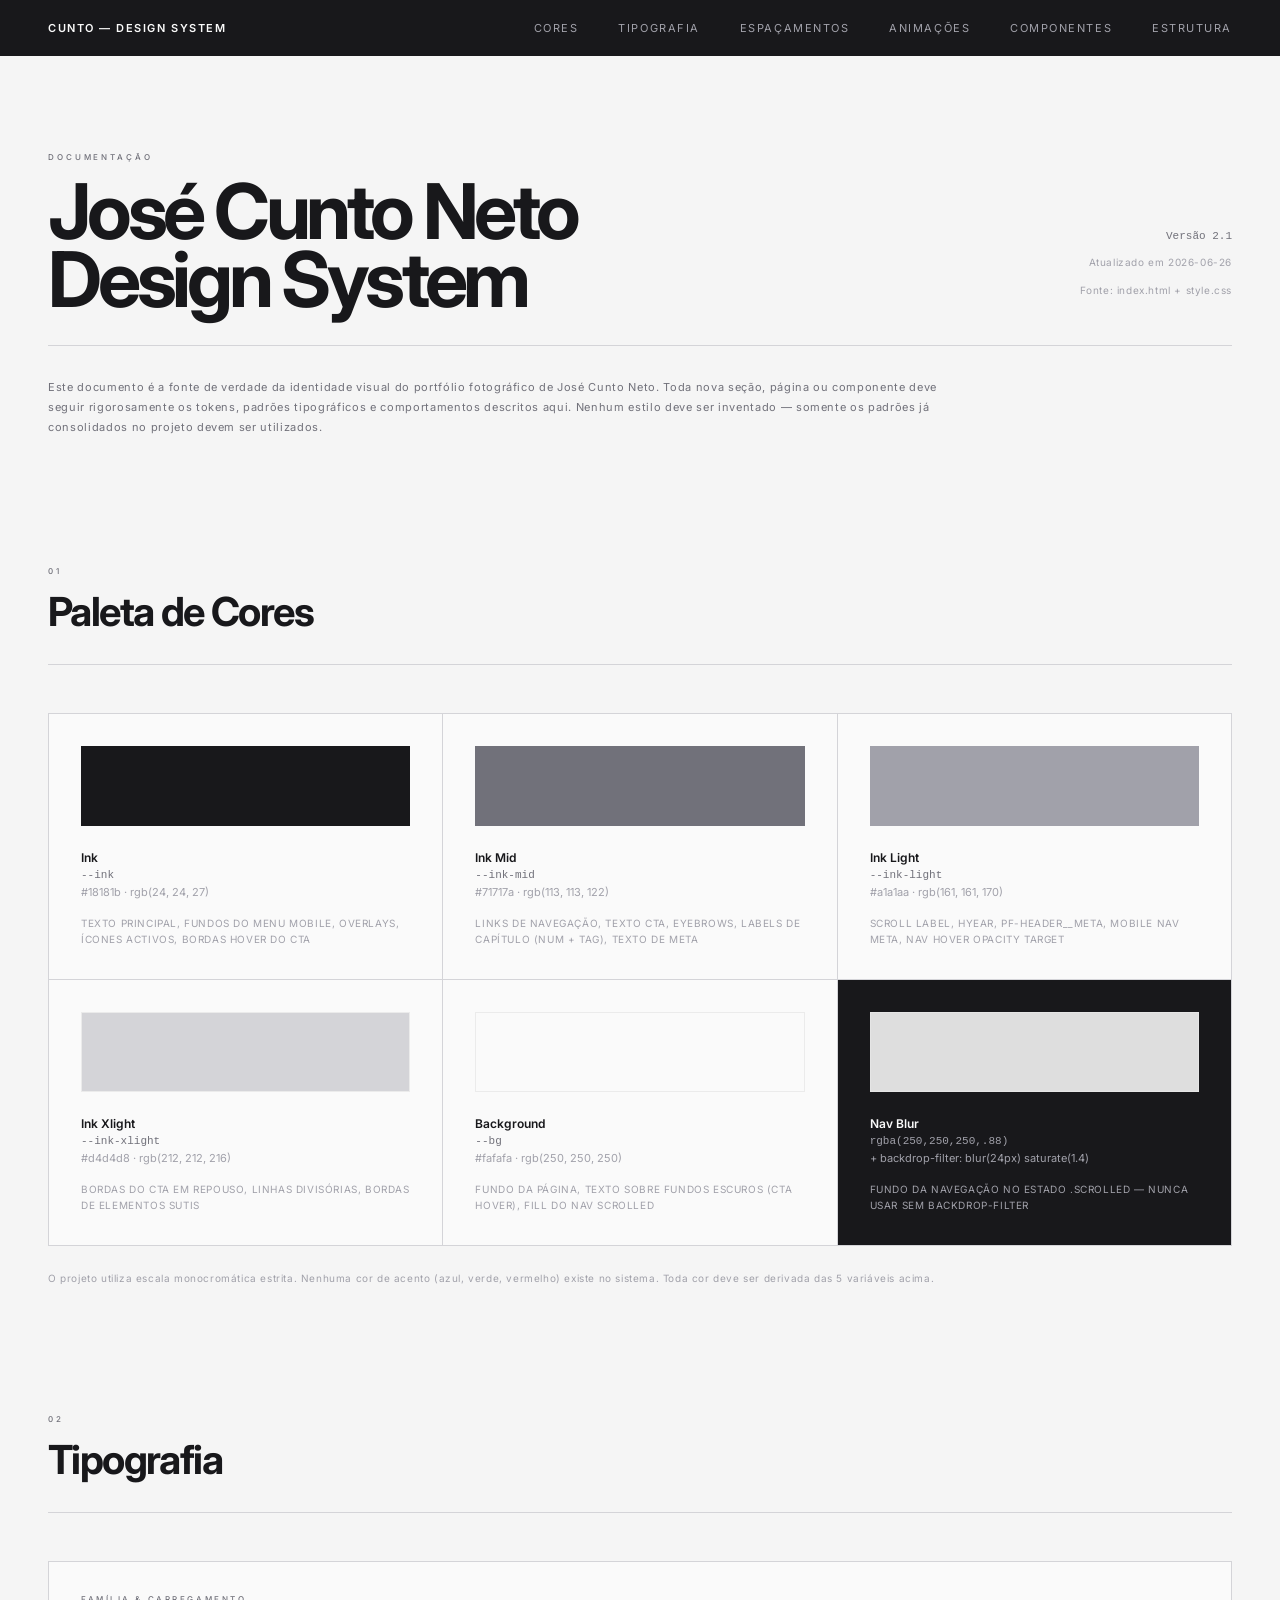
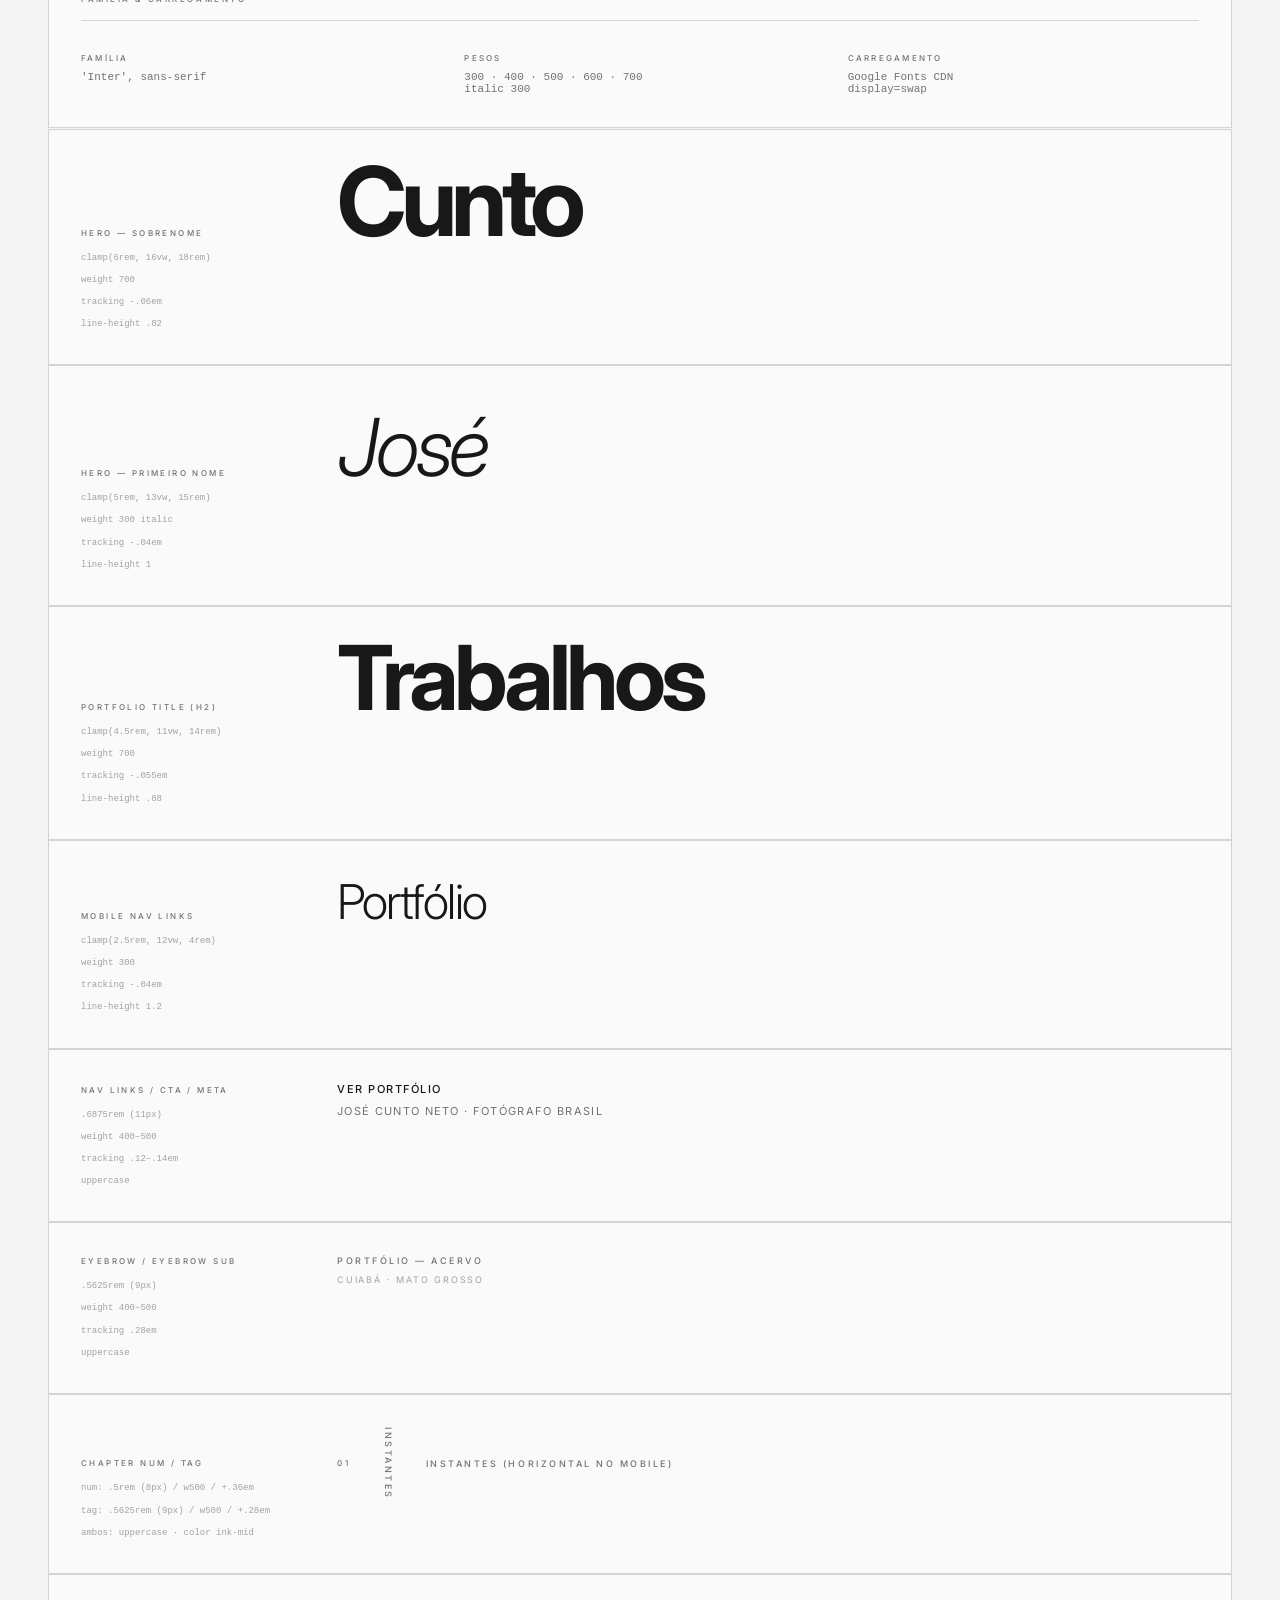
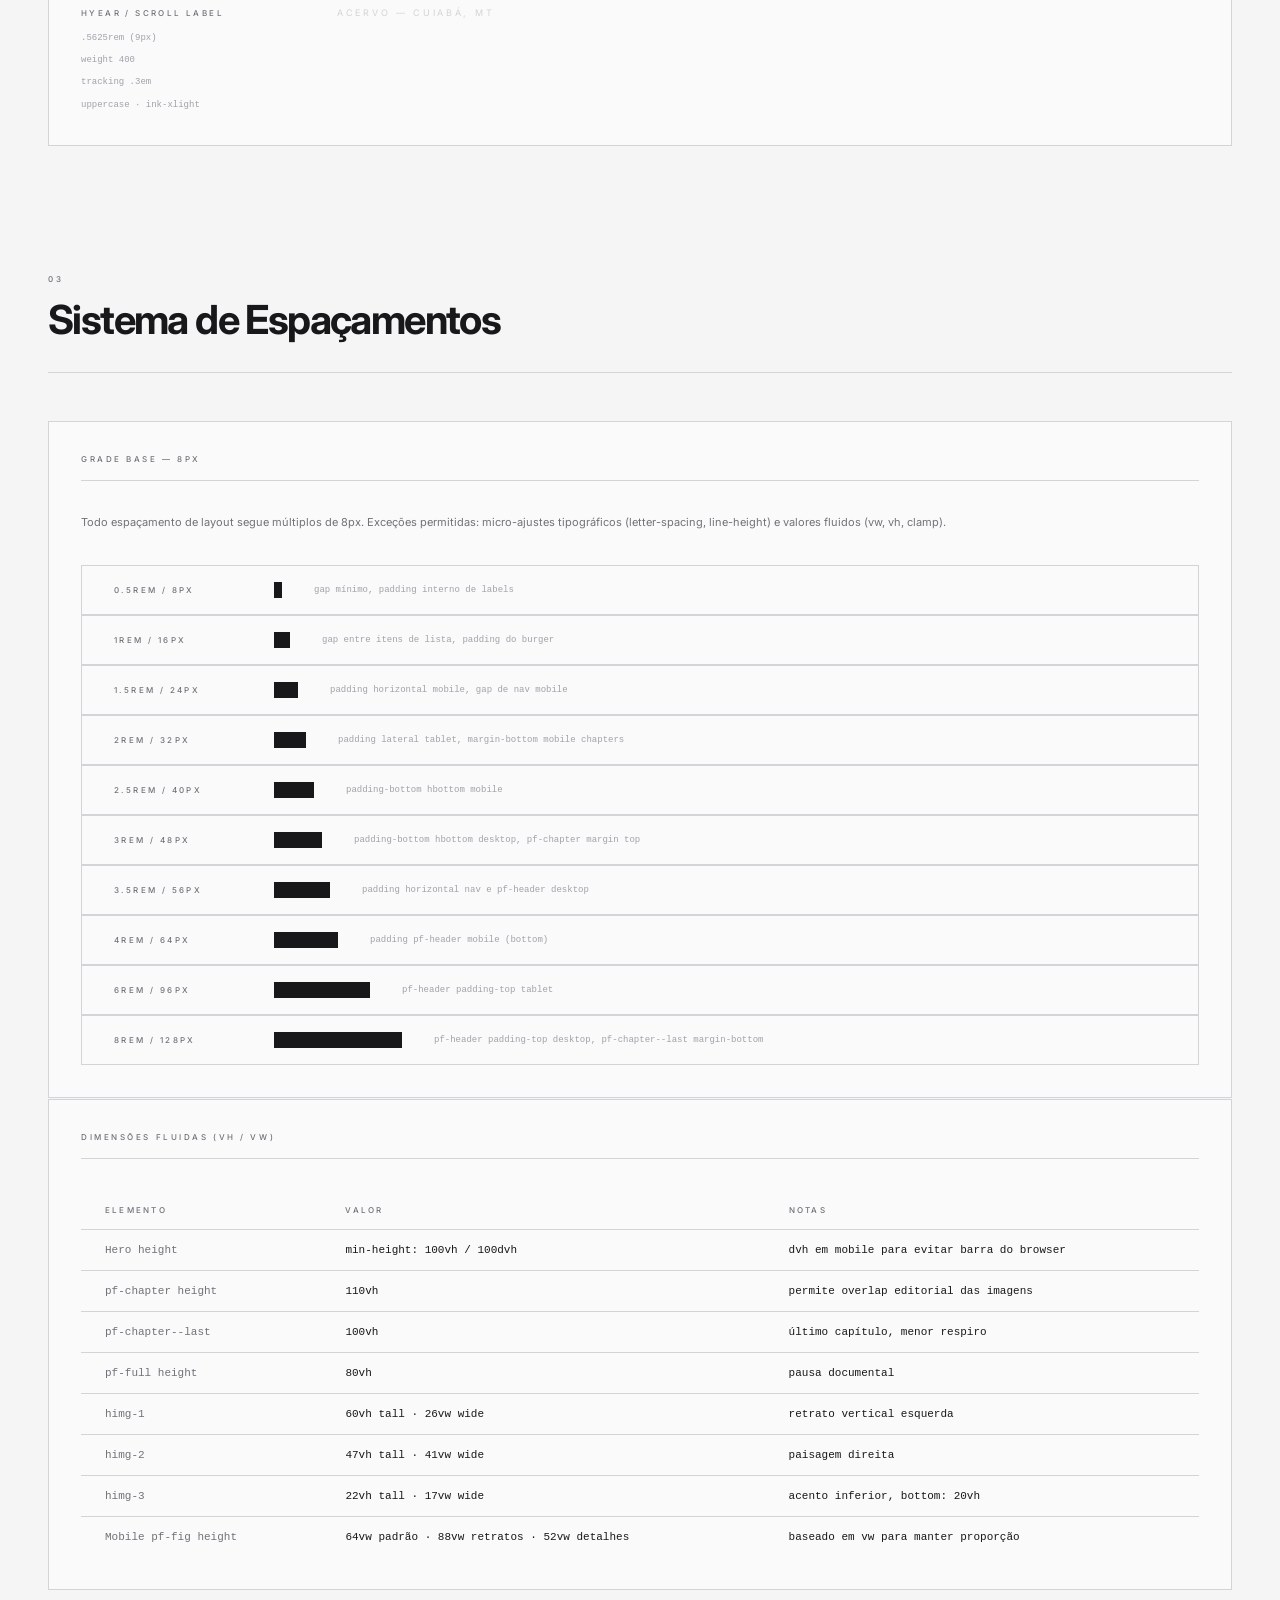
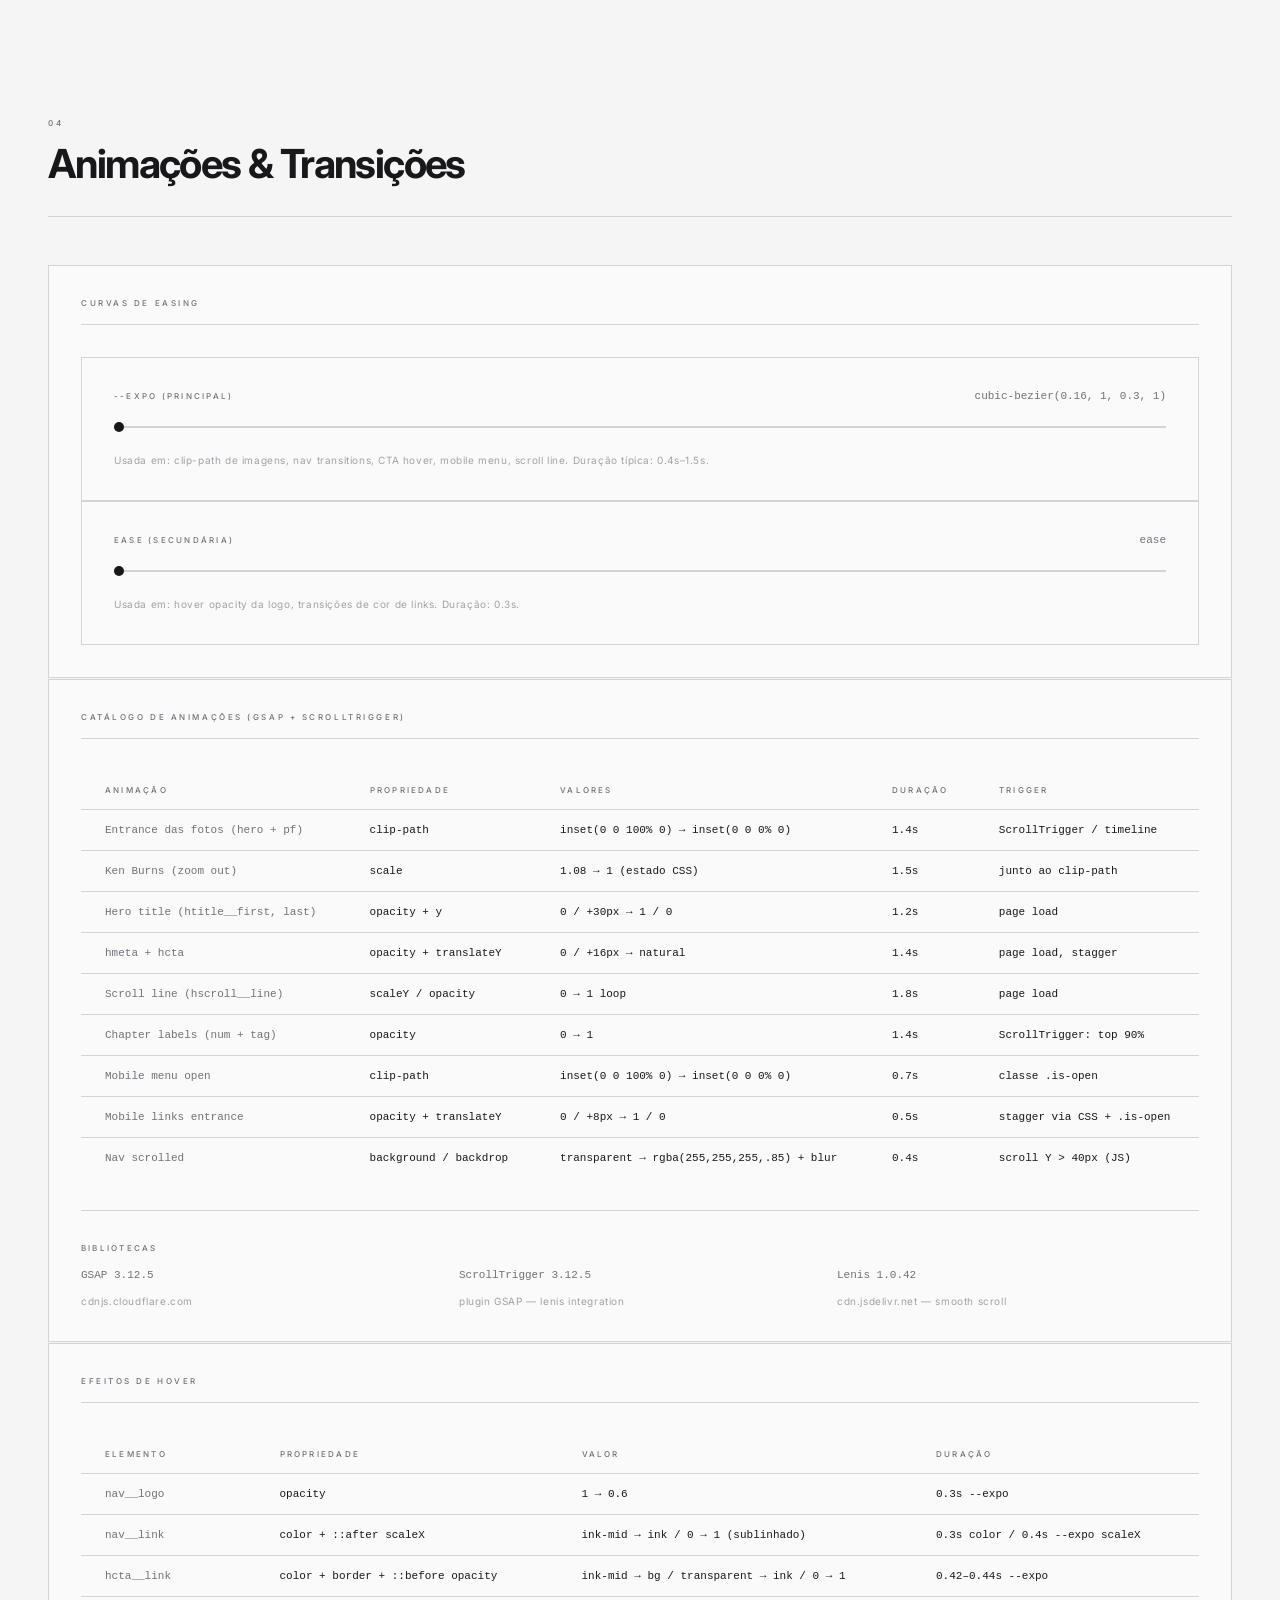
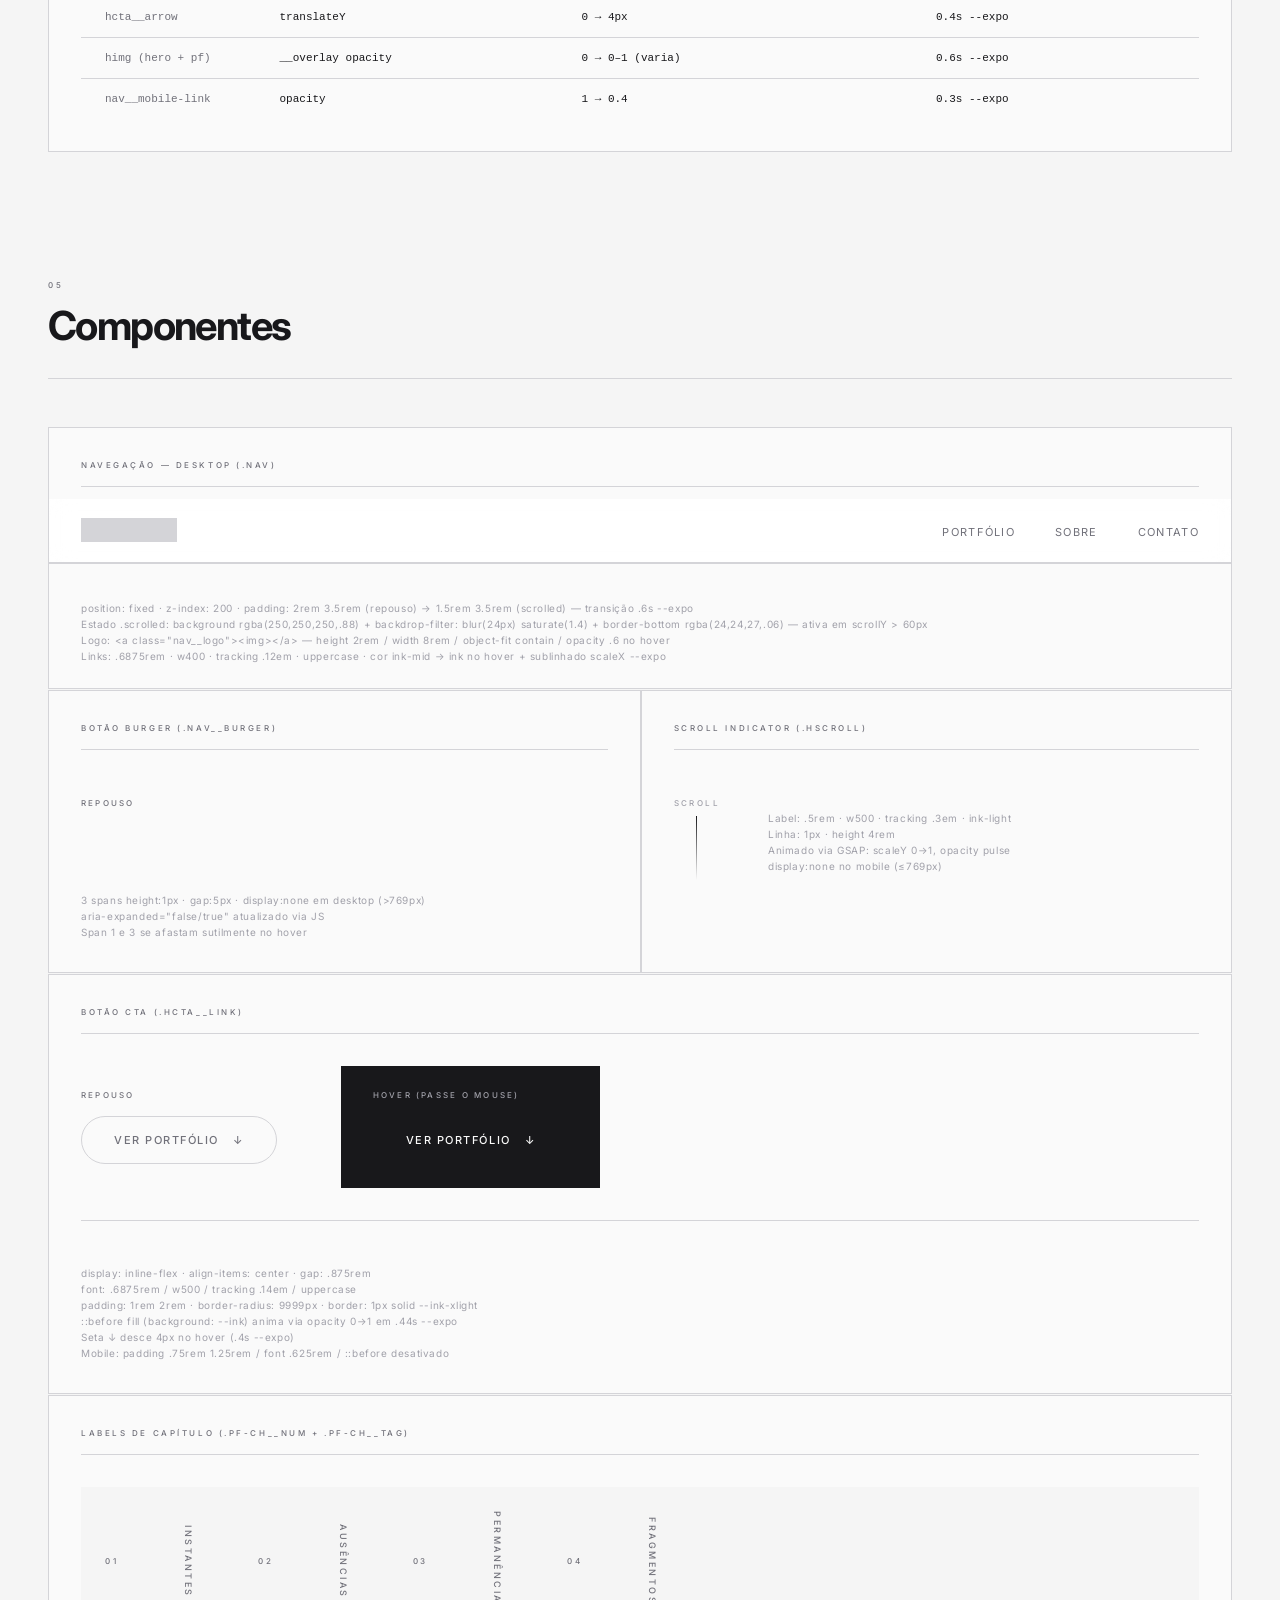
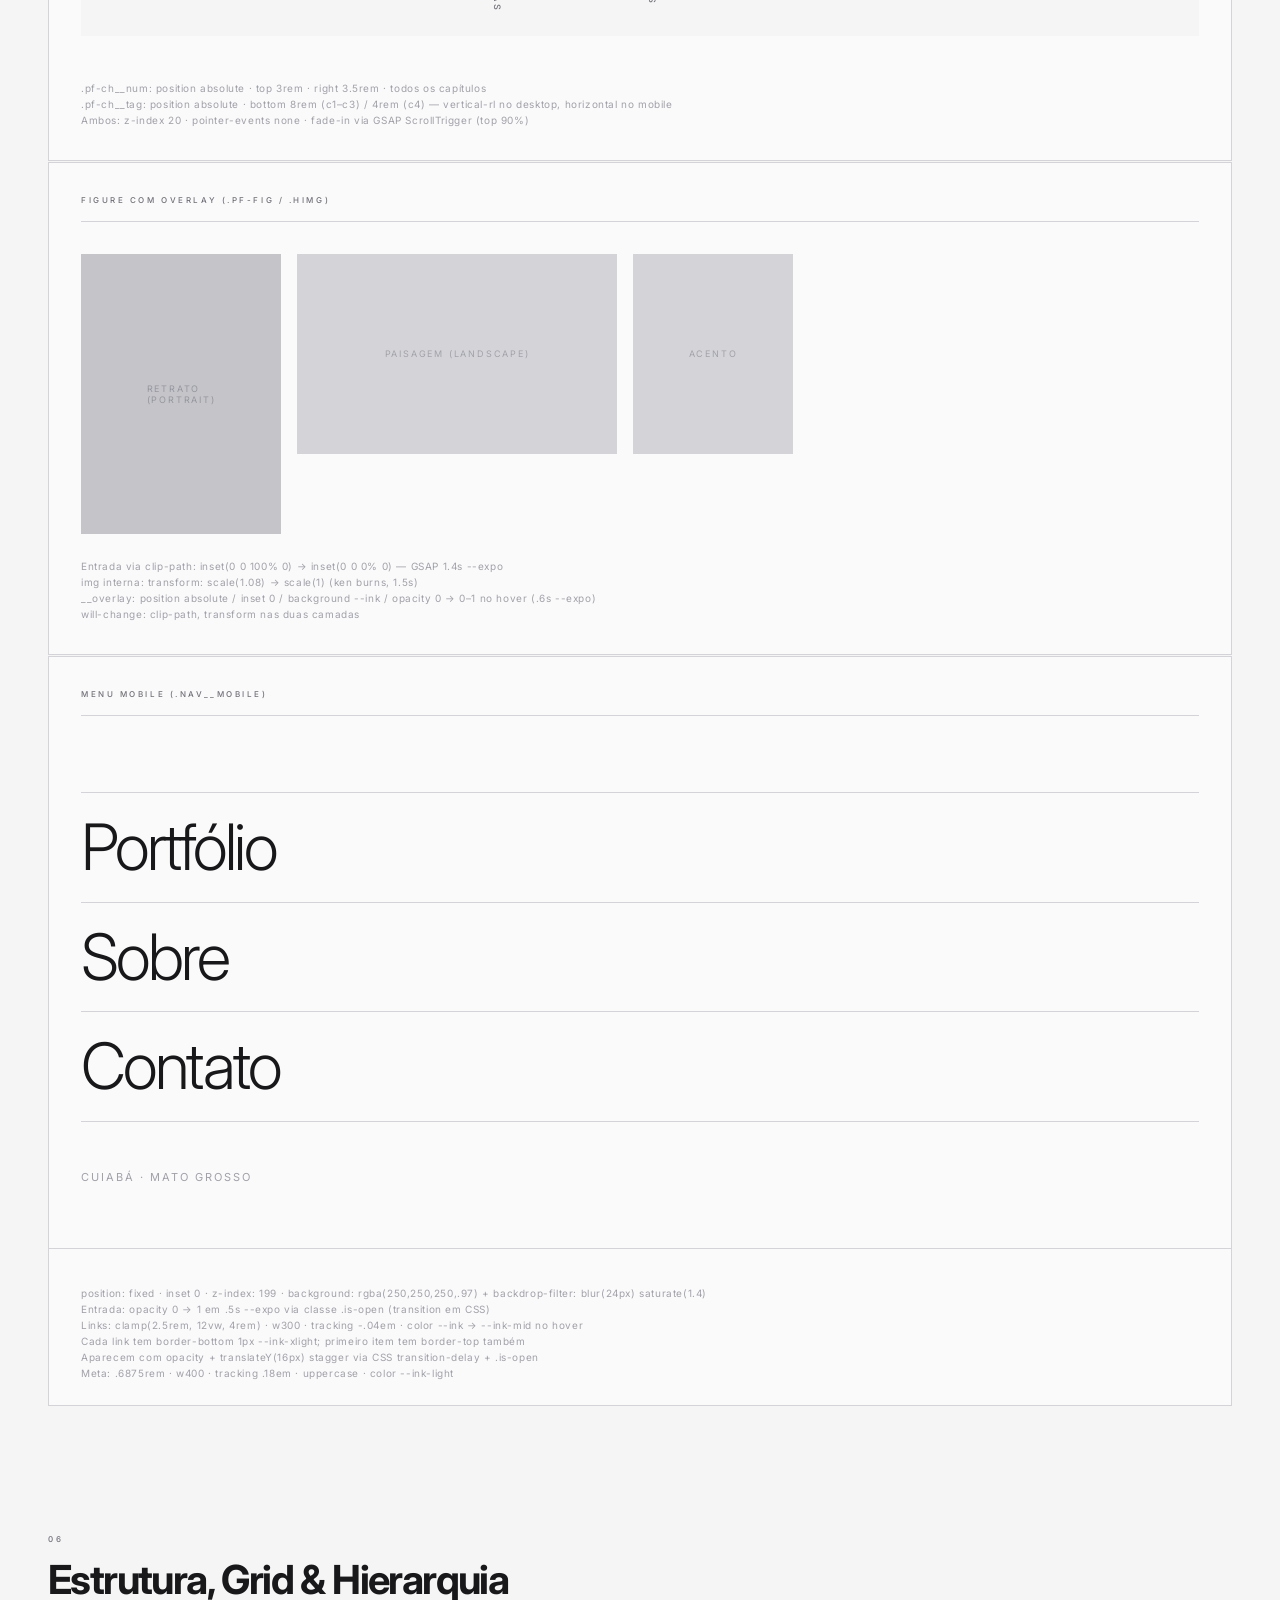
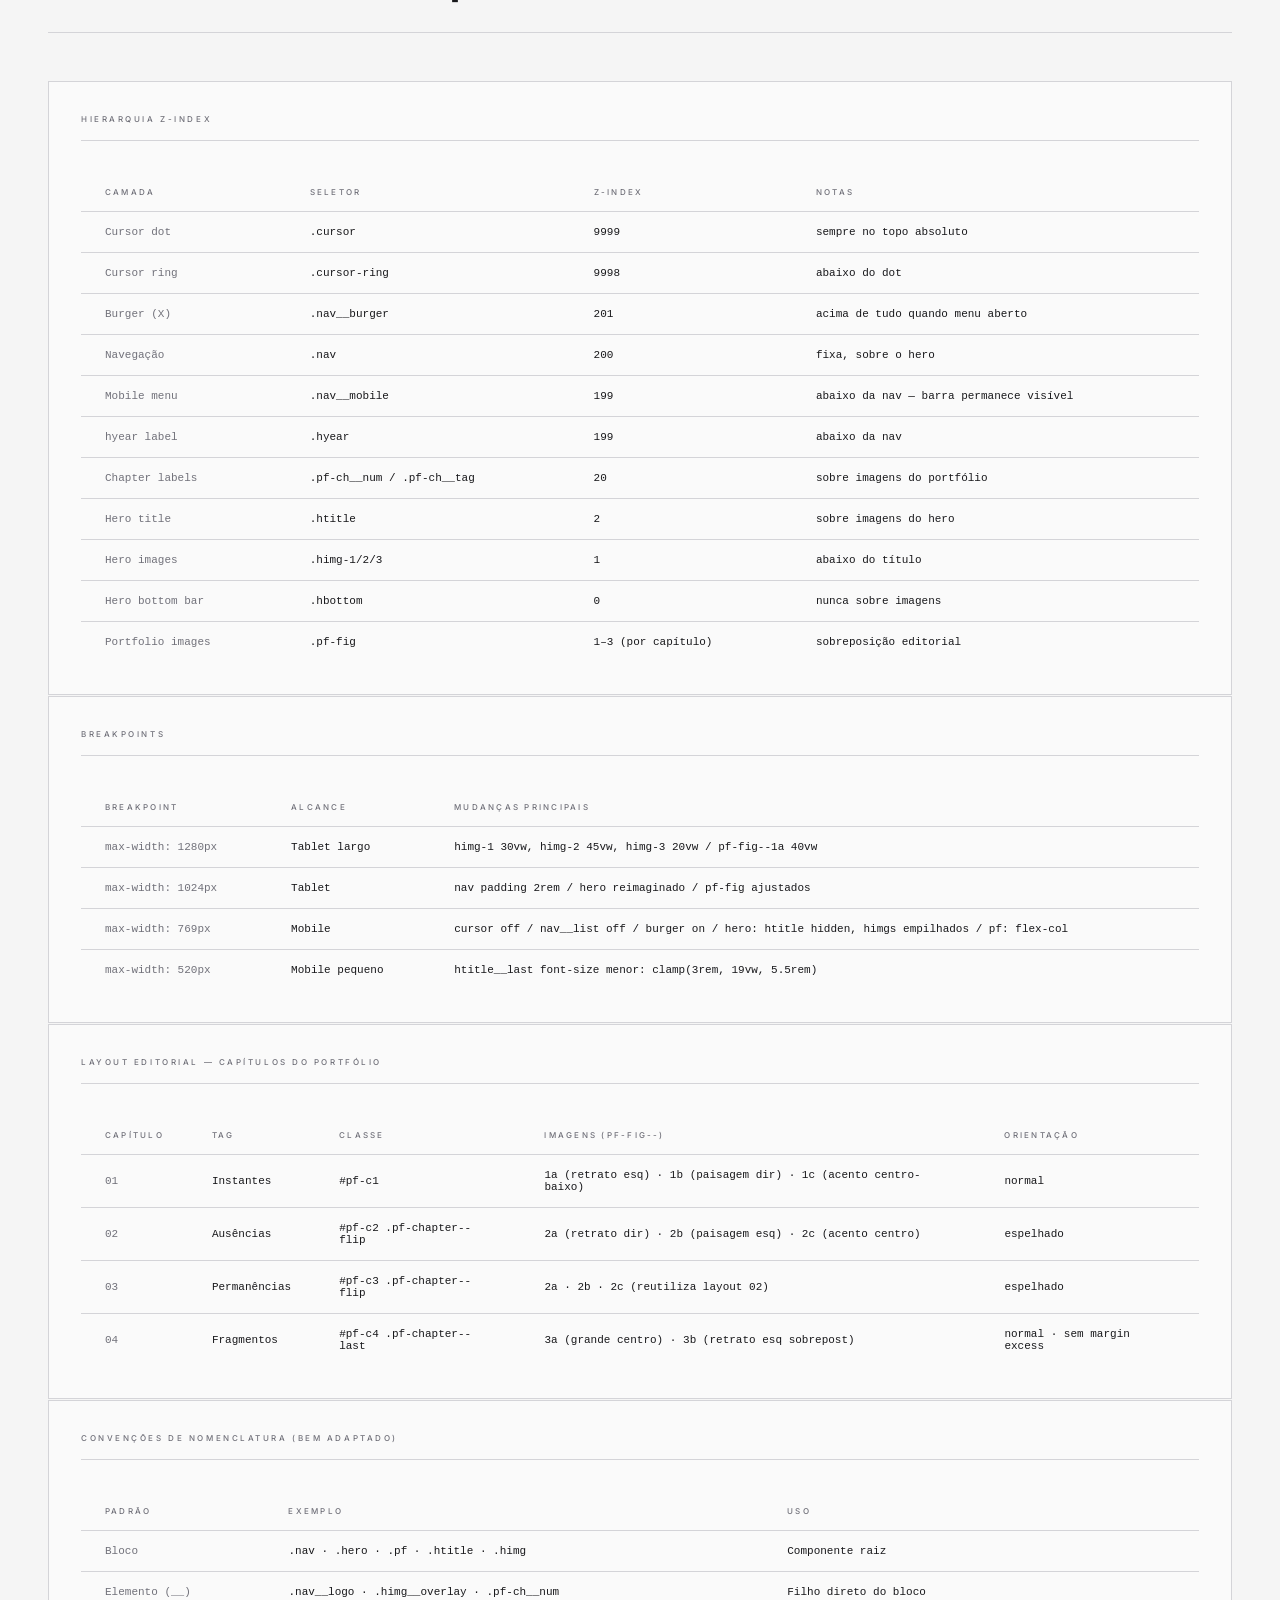
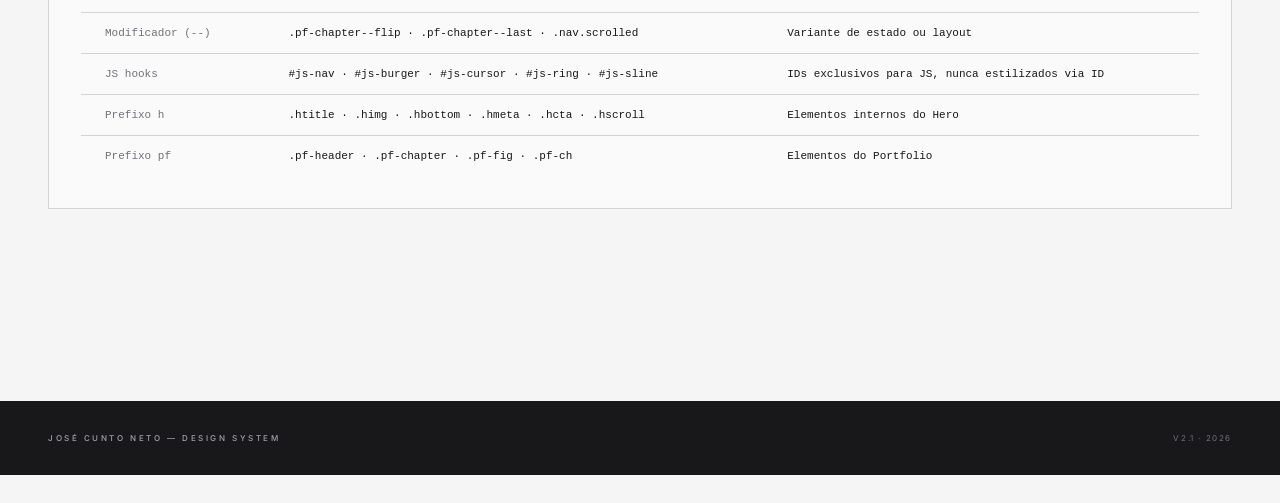
<file: Assets/design_system.html>
<!DOCTYPE html>
<html lang="pt-BR">
<head>
    <meta charset="UTF-8" />
    <meta name="viewport" content="width=device-width, initial-scale=1.0" />
    <title>Design System — José Cunto Neto</title>

    <link rel="preconnect" href="https://fonts.googleapis.com" />
    <link rel="preconnect" href="https://fonts.gstatic.com" crossorigin />
    <link href="https://fonts.googleapis.com/css2?family=Inter:ital,wght@0,300;0,400;0,500;0,600;0,700;1,300&display=swap" rel="stylesheet" />

    <style>
        /* ═══════════════════════════════════════════════════
           TOKENS — espelho exato do style.css do projeto
        ═══════════════════════════════════════════════════ */
        :root {
            --ink:        #18181b;
            --ink-mid:    #71717a;
            --ink-light:  #a1a1aa;
            --ink-xlight: #d4d4d8;
            --bg:         #fafafa;

            --expo: cubic-bezier(0.16, 1, 0.3, 1);
        }

        /* ═══════════════════════════════════════════════════
           BASE
        ═══════════════════════════════════════════════════ */
        *, *::before, *::after { box-sizing: border-box; margin: 0; padding: 0; }

        body {
            font-family: 'Inter', sans-serif;
            background: #f5f5f5;
            color: var(--ink);
            -webkit-font-smoothing: antialiased;
        }

        a { color: inherit; text-decoration: none; }

        /* ═══════════════════════════════════════════════════
           DS SHELL — nav + layout
        ═══════════════════════════════════════════════════ */
        .ds-nav {
            position: sticky;
            top: 0;
            z-index: 100;
            background: var(--ink);
            color: var(--bg);
            display: flex;
            align-items: center;
            justify-content: space-between;
            padding: 0 3rem;
            height: 3.5rem;
            font-size: .6875rem;
            letter-spacing: .14em;
            text-transform: uppercase;
        }
        .ds-nav__brand { font-weight: 600; }
        .ds-nav__links { display: flex; gap: 2.5rem; }
        .ds-nav__links a { color: var(--ink-light); transition: color .2s; }
        .ds-nav__links a:hover { color: var(--bg); }

        .ds-main {
            max-width: 1280px;
            margin: 0 auto;
            padding: 6rem 3rem 12rem;
            display: flex;
            flex-direction: column;
            gap: 8rem;
        }

        /* ═══════════════════════════════════════════════════
           DS SECTION HEADER
        ═══════════════════════════════════════════════════ */
        .ds-section-label {
            display: block;
            font-size: .5rem;
            font-weight: 500;
            letter-spacing: .36em;
            text-transform: uppercase;
            color: var(--ink-mid);
            margin-bottom: 1rem;
        }
        .ds-section-title {
            font-size: 2.5rem;
            font-weight: 700;
            letter-spacing: -.04em;
            line-height: 1;
            color: var(--ink);
            margin-bottom: 3rem;
            padding-bottom: 2rem;
            border-bottom: 1px solid var(--ink-xlight);
        }

        /* ═══════════════════════════════════════════════════
           DS CARD
        ═══════════════════════════════════════════════════ */
        .ds-card {
            background: var(--bg);
            border: 1px solid var(--ink-xlight);
            padding: 2rem;
        }
        .ds-card-title {
            font-size: .5rem;
            font-weight: 500;
            letter-spacing: .32em;
            text-transform: uppercase;
            color: var(--ink-mid);
            margin-bottom: 2rem;
            padding-bottom: 1rem;
            border-bottom: 1px solid var(--ink-xlight);
        }

        .ds-grid-2 { display: grid; grid-template-columns: 1fr 1fr; gap: 1px; background: var(--ink-xlight); }
        .ds-grid-3 { display: grid; grid-template-columns: 1fr 1fr 1fr; gap: 1px; background: var(--ink-xlight); }
        .ds-grid-4 { display: grid; grid-template-columns: repeat(4, 1fr); gap: 1px; background: var(--ink-xlight); }
        .ds-grid-2 > *, .ds-grid-3 > *, .ds-grid-4 > * { background: var(--bg); }

        .ds-row { display: flex; flex-direction: column; gap: 1px; background: var(--ink-xlight); }
        .ds-row > * { background: var(--bg); }

        /* ═══════════════════════════════════════════════════
           1. PALETA
        ═══════════════════════════════════════════════════ */
        .color-chip {
            display: flex;
            flex-direction: column;
            padding: 2rem;
        }
        .color-chip__swatch {
            width: 100%;
            height: 5rem;
            margin-bottom: 1.5rem;
        }
        .color-chip__name {
            font-size: .75rem;
            font-weight: 600;
            color: var(--ink);
            margin-bottom: .25rem;
        }
        .color-chip__var {
            font-size: .6875rem;
            font-family: 'SF Mono', 'Fira Code', monospace;
            color: var(--ink-mid);
            margin-bottom: .25rem;
        }
        .color-chip__hex {
            font-size: .6875rem;
            color: var(--ink-light);
        }
        .color-chip__usage {
            margin-top: 1rem;
            font-size: .625rem;
            letter-spacing: .06em;
            text-transform: uppercase;
            color: var(--ink-light);
            line-height: 1.6;
        }

        /* ═══════════════════════════════════════════════════
           2. TIPOGRAFIA
        ═══════════════════════════════════════════════════ */
        .type-row {
            display: flex;
            align-items: baseline;
            gap: 2rem;
            padding: 2rem;
        }
        .type-row + .type-row { border-top: 1px solid var(--ink-xlight); }
        .type-row__meta {
            flex-shrink: 0;
            width: 14rem;
        }
        .type-row__label {
            font-size: .5rem;
            font-weight: 500;
            letter-spacing: .3em;
            text-transform: uppercase;
            color: var(--ink-mid);
            display: block;
            margin-bottom: .375rem;
        }
        .type-row__spec {
            font-size: .5625rem;
            font-family: 'SF Mono', 'Fira Code', monospace;
            color: var(--ink-light);
            line-height: 1.8;
        }
        .type-row__sample { flex: 1; }

        /* ═══════════════════════════════════════════════════
           3. ESPAÇAMENTOS
        ═══════════════════════════════════════════════════ */
        .space-row {
            display: flex;
            align-items: center;
            gap: 2rem;
            padding: 1rem 2rem;
        }
        .space-row + .space-row { border-top: 1px solid var(--ink-xlight); }
        .space-row__bar {
            background: var(--ink);
            height: 1rem;
            flex-shrink: 0;
        }
        .space-row__label {
            font-size: .5rem;
            font-weight: 500;
            letter-spacing: .3em;
            text-transform: uppercase;
            color: var(--ink-mid);
            width: 8rem;
            flex-shrink: 0;
        }
        .space-row__value {
            font-size: .5625rem;
            font-family: 'SF Mono', 'Fira Code', monospace;
            color: var(--ink-light);
        }

        /* ═══════════════════════════════════════════════════
           4. EASING
        ═══════════════════════════════════════════════════ */
        .easing-demo {
            padding: 2rem;
        }
        .easing-demo + .easing-demo { border-top: 1px solid var(--ink-xlight); }
        .easing-demo__track {
            position: relative;
            height: 2px;
            background: var(--ink-xlight);
            margin: 1.5rem 0;
        }
        .easing-demo__dot {
            position: absolute;
            top: 50%;
            left: 0;
            transform: translateY(-50%);
            width: 10px;
            height: 10px;
            background: var(--ink);
            border-radius: 50%;
        }
        .easing-demo:hover .easing-demo__dot {
            left: calc(100% - 10px);
        }
        .easing-1 .easing-demo__dot { transition: left 1.2s cubic-bezier(0.16, 1, 0.3, 1); }
        .easing-2 .easing-demo__dot { transition: left .4s ease; }
        .easing-3 .easing-demo__dot { transition: left .5s ease; }

        /* ═══════════════════════════════════════════════════
           5. COMPONENTES — replicados do projeto
        ═══════════════════════════════════════════════════ */

        /* — Nav — */
        .preview-nav {
            position: relative;
            width: 100%;
            height: 4rem;
            display: flex;
            align-items: center;
            justify-content: space-between;
            padding: 0 2rem;
            background: rgba(255,255,255,.85);
            backdrop-filter: blur(12px);
            -webkit-backdrop-filter: blur(12px);
            border-bottom: 1px solid var(--ink-xlight);
        }
        .preview-nav__logo {
            display: block;
            height: 1.5rem;
            width: 6rem;
            background: var(--ink-xlight);
        }
        .preview-nav__list {
            display: flex;
            gap: 2.5rem;
            list-style: none;
        }
        .preview-nav__link {
            font-size: .6875rem;
            font-weight: 400;
            letter-spacing: .12em;
            text-transform: uppercase;
            color: var(--ink-mid);
            position: relative;
            transition: color .3s;
        }
        .preview-nav__link::after {
            content: '';
            position: absolute;
            left: 0; bottom: -3px;
            width: 100%; height: 1px;
            background: var(--ink);
            transform: scaleX(0);
            transform-origin: right;
            transition: transform .4s var(--expo);
        }
        .preview-nav__link:hover { color: var(--ink); }
        .preview-nav__link:hover::after { transform: scaleX(1); transform-origin: left; }

        /* — CTA Button — */
        .preview-cta-link {
            display: inline-flex;
            align-items: center;
            gap: .875rem;
            font-size: .6875rem;
            font-weight: 500;
            letter-spacing: .14em;
            text-transform: uppercase;
            color: var(--ink-mid);
            text-decoration: none;
            padding: 1rem 2rem;
            border: 1px solid var(--ink-xlight);
            border-radius: 9999px;
            position: relative;
            overflow: hidden;
            transition: color .42s var(--expo), border-color .42s var(--expo);
            cursor: pointer;
        }
        .preview-cta-link::before {
            content: '';
            position: absolute;
            inset: 0;
            background: var(--ink);
            opacity: 0;
            transition: opacity .44s var(--expo);
        }
        .preview-cta-link span { position: relative; z-index: 1; }
        .preview-cta-link:hover { color: var(--bg); border-color: var(--ink); }
        .preview-cta-link:hover::before { opacity: 1; }
        .preview-cta-arrow { display: inline-block; position: relative; z-index: 1; transition: transform .4s var(--expo); }
        .preview-cta-link:hover .preview-cta-arrow { transform: translateY(4px); }

        /* — Burger — */
        .preview-burger {
            display: flex;
            flex-direction: column;
            justify-content: center;
            gap: 5px;
            width: 2.5rem;
            height: 2.5rem;
            background: none;
            border: none;
            cursor: pointer;
            padding: 0 .25rem;
        }
        .preview-burger span {
            display: block;
            height: 1px;
            background: var(--ink);
            transition: transform .4s var(--expo), opacity .3s var(--expo);
        }
        .preview-burger:hover span:nth-child(1) { transform: translateY(2px); }
        .preview-burger:hover span:nth-child(3) { transform: translateY(-2px); }

        /* — Scroll indicator — */
        .preview-scroll {
            display: flex;
            flex-direction: column;
            align-items: center;
            gap: .5rem;
        }
        .preview-scroll__label {
            font-size: .5rem;
            font-weight: 500;
            letter-spacing: .3em;
            text-transform: uppercase;
            color: var(--ink-light);
        }
        .preview-scroll__line {
            width: 1px;
            height: 4rem;
            background: linear-gradient(to bottom, var(--ink), transparent);
        }

        /* — Image figure — */
        .preview-figure {
            position: relative;
            overflow: hidden;
            background: var(--ink-xlight);
        }
        .preview-figure img {
            width: 100%;
            height: 100%;
            object-fit: cover;
            display: block;
            transition: transform .6s var(--expo);
        }
        .preview-figure__overlay {
            position: absolute;
            inset: 0;
            background: var(--ink);
            opacity: 0;
            pointer-events: none;
            transition: opacity .6s var(--expo);
        }
        .preview-figure:hover img { transform: scale(1.04); }
        .preview-figure:hover .preview-figure__overlay { opacity: .15; }

        /* — Chapter label — */
        .preview-ch {
            display: inline-flex;
            align-items: center;
            gap: 1rem;
            padding: 2rem;
        }
        .preview-ch__num {
            font-size: .5rem;
            font-weight: 500;
            letter-spacing: .36em;
            text-transform: uppercase;
            color: var(--ink-mid);
        }
        .preview-ch__tag {
            font-size: .5625rem;
            font-weight: 500;
            letter-spacing: .28em;
            text-transform: uppercase;
            color: var(--ink-mid);
        }

        /* — Mobile menu — */
        .preview-mobile-menu {
            background: rgba(250, 250, 250, .97);
            backdrop-filter: blur(24px) saturate(1.4);
            -webkit-backdrop-filter: blur(24px) saturate(1.4);
            padding: 4rem 2rem;
            display: flex;
            flex-direction: column;
            justify-content: center;
            gap: 0;
        }
        .preview-mobile-link {
            display: block;
            font-size: clamp(2.5rem, 12vw, 4rem);
            font-weight: 300;
            letter-spacing: -.04em;
            line-height: 1.2;
            color: var(--ink);
            padding: 1rem 0;
            border-bottom: 1px solid var(--ink-xlight);
            transition: color .3s var(--expo);
        }
        .preview-mobile-link:first-child { border-top: 1px solid var(--ink-xlight); }
        .preview-mobile-link:hover { color: var(--ink-mid); }
        .preview-mobile-meta {
            font-size: .6875rem;
            font-weight: 400;
            letter-spacing: .18em;
            text-transform: uppercase;
            color: var(--ink-light);
            margin-top: 3rem;
        }

        /* ═══════════════════════════════════════════════════
           6. Z-INDEX / BREAKPOINTS — tabelas
        ═══════════════════════════════════════════════════ */
        .ds-table {
            width: 100%;
            border-collapse: collapse;
            font-size: .6875rem;
        }
        .ds-table th {
            text-align: left;
            font-size: .5rem;
            font-weight: 500;
            letter-spacing: .28em;
            text-transform: uppercase;
            color: var(--ink-mid);
            padding: .875rem 1.5rem;
            border-bottom: 1px solid var(--ink-xlight);
        }
        .ds-table td {
            padding: .875rem 1.5rem;
            border-bottom: 1px solid var(--ink-xlight);
            color: var(--ink);
            font-family: 'SF Mono', 'Fira Code', monospace;
        }
        .ds-table td:first-child { color: var(--ink-mid); }
        .ds-table tr:last-child td { border-bottom: none; }

        /* ═══════════════════════════════════════════════════
           UTILITIES
        ═══════════════════════════════════════════════════ */
        .ds-note {
            font-size: .625rem;
            letter-spacing: .06em;
            color: var(--ink-light);
            margin-top: .75rem;
            line-height: 1.6;
        }
        .mono {
            font-family: 'SF Mono', 'Fira Code', monospace;
            font-size: .6875rem;
            color: var(--ink-mid);
        }
    </style>
</head>
<body>

    <!-- DS Navigation -->
    <nav class="ds-nav">
        <span class="ds-nav__brand">Cunto — Design System</span>
        <div class="ds-nav__links">
            <a href="#cores">Cores</a>
            <a href="#tipografia">Tipografia</a>
            <a href="#espacamentos">Espaçamentos</a>
            <a href="#animacoes">Animações</a>
            <a href="#componentes">Componentes</a>
            <a href="#estrutura">Estrutura</a>
        </div>
    </nav>

    <main class="ds-main">

        <!-- ══════════════════════════════════════════════
             INTRO
        ══════════════════════════════════════════════ -->
        <section>
            <span class="ds-section-label">Documentação</span>
            <div style="display:flex; align-items:baseline; justify-content:space-between; padding-bottom:2rem; border-bottom:1px solid var(--ink-xlight); margin-bottom:2rem;">
                <h1 style="font-size:clamp(3rem,6vw,5rem); font-weight:700; letter-spacing:-.055em; line-height:.88; color:var(--ink);">José Cunto Neto<br/>Design System</h1>
                <div style="text-align:right;">
                    <p class="mono">Versão 2.1</p>
                    <p class="ds-note">Atualizado em 2026-06-26</p>
                    <p class="ds-note">Fonte: index.html + style.css</p>
                </div>
            </div>
            <p style="font-size:.6875rem; font-weight:400; letter-spacing:.06em; color:var(--ink-mid); line-height:1.8; max-width:56rem;">
                Este documento é a fonte de verdade da identidade visual do portfólio fotográfico de José Cunto Neto. Toda nova seção, página ou componente deve seguir rigorosamente os tokens, padrões tipográficos e comportamentos descritos aqui. Nenhum estilo deve ser inventado — somente os padrões já consolidados no projeto devem ser utilizados.
            </p>
        </section>


        <!-- ══════════════════════════════════════════════
             1. PALETA DE CORES
        ══════════════════════════════════════════════ -->
        <section id="cores">
            <span class="ds-section-label">01</span>
            <h2 class="ds-section-title">Paleta de Cores</h2>

            <div class="ds-grid-3" style="border:1px solid var(--ink-xlight);">

                <div class="color-chip">
                    <div class="color-chip__swatch" style="background:#18181b;"></div>
                    <span class="color-chip__name">Ink</span>
                    <span class="color-chip__var">--ink</span>
                    <span class="color-chip__hex">#18181b · rgb(24, 24, 27)</span>
                    <p class="color-chip__usage">Texto principal, fundos do menu mobile, overlays, ícones activos, bordas hover do CTA</p>
                </div>

                <div class="color-chip">
                    <div class="color-chip__swatch" style="background:#71717a;"></div>
                    <span class="color-chip__name">Ink Mid</span>
                    <span class="color-chip__var">--ink-mid</span>
                    <span class="color-chip__hex">#71717a · rgb(113, 113, 122)</span>
                    <p class="color-chip__usage">Links de navegação, texto CTA, eyebrows, labels de capítulo (num + tag), texto de meta</p>
                </div>

                <div class="color-chip">
                    <div class="color-chip__swatch" style="background:#a1a1aa;"></div>
                    <span class="color-chip__name">Ink Light</span>
                    <span class="color-chip__var">--ink-light</span>
                    <span class="color-chip__hex">#a1a1aa · rgb(161, 161, 170)</span>
                    <p class="color-chip__usage">Scroll label, hyear, pf-header__meta, mobile nav meta, nav hover opacity target</p>
                </div>

                <div class="color-chip">
                    <div class="color-chip__swatch" style="background:#d4d4d8; border:1px solid #ebebeb;"></div>
                    <span class="color-chip__name">Ink Xlight</span>
                    <span class="color-chip__var">--ink-xlight</span>
                    <span class="color-chip__hex">#d4d4d8 · rgb(212, 212, 216)</span>
                    <p class="color-chip__usage">Bordas do CTA em repouso, linhas divisórias, bordas de elementos sutis</p>
                </div>

                <div class="color-chip">
                    <div class="color-chip__swatch" style="background:#fafafa; border:1px solid #ebebeb;"></div>
                    <span class="color-chip__name">Background</span>
                    <span class="color-chip__var">--bg</span>
                    <span class="color-chip__hex">#fafafa · rgb(250, 250, 250)</span>
                    <p class="color-chip__usage">Fundo da página, texto sobre fundos escuros (CTA hover), fill do nav scrolled</p>
                </div>

                <div class="color-chip" style="background:var(--ink);">
                    <div class="color-chip__swatch" style="background:rgba(250,250,250,.88); border:1px solid rgba(255,255,255,.2);"></div>
                    <span class="color-chip__name" style="color:var(--bg);">Nav Blur</span>
                    <span class="color-chip__var" style="color:var(--ink-light);">rgba(250,250,250,.88)</span>
                    <span class="color-chip__hex" style="color:var(--ink-light);">+ backdrop-filter: blur(24px) saturate(1.4)</span>
                    <p class="color-chip__usage" style="color:var(--ink-light);">Fundo da navegação no estado .scrolled — nunca usar sem backdrop-filter</p>
                </div>

            </div>

            <div class="ds-note" style="margin-top:1.5rem;">
                O projeto utiliza escala monocromática estrita. Nenhuma cor de acento (azul, verde, vermelho) existe no sistema. Toda cor deve ser derivada das 5 variáveis acima.
            </div>
        </section>


        <!-- ══════════════════════════════════════════════
             2. TIPOGRAFIA
        ══════════════════════════════════════════════ -->
        <section id="tipografia">
            <span class="ds-section-label">02</span>
            <h2 class="ds-section-title">Tipografia</h2>

            <!-- Config -->
            <div class="ds-card" style="margin-bottom:1px;">
                <p class="ds-card-title">Família & Carregamento</p>
                <div style="display:grid; grid-template-columns:1fr 1fr 1fr; gap:2rem;">
                    <div>
                        <p style="font-size:.5rem; font-weight:500; letter-spacing:.28em; text-transform:uppercase; color:var(--ink-mid); margin-bottom:.5rem;">Família</p>
                        <p class="mono">'Inter', sans-serif</p>
                    </div>
                    <div>
                        <p style="font-size:.5rem; font-weight:500; letter-spacing:.28em; text-transform:uppercase; color:var(--ink-mid); margin-bottom:.5rem;">Pesos</p>
                        <p class="mono">300 · 400 · 500 · 600 · 700<br/>italic 300</p>
                    </div>
                    <div>
                        <p style="font-size:.5rem; font-weight:500; letter-spacing:.28em; text-transform:uppercase; color:var(--ink-mid); margin-bottom:.5rem;">Carregamento</p>
                        <p class="mono">Google Fonts CDN<br/>display=swap</p>
                    </div>
                </div>
            </div>

            <!-- Scale -->
            <div class="ds-row" style="border:1px solid var(--ink-xlight);">

                <div class="type-row">
                    <div class="type-row__meta">
                        <span class="type-row__label">Hero — Sobrenome</span>
                        <span class="type-row__spec">clamp(6rem, 16vw, 18rem)<br/>weight 700<br/>tracking -.06em<br/>line-height .82</span>
                    </div>
                    <div class="type-row__sample" style="font-size:clamp(3rem, 8vw, 6rem); font-weight:700; letter-spacing:-.06em; line-height:.82; color:var(--ink);">Cunto</div>
                </div>

                <div class="type-row">
                    <div class="type-row__meta">
                        <span class="type-row__label">Hero — Primeiro Nome</span>
                        <span class="type-row__spec">clamp(5rem, 13vw, 15rem)<br/>weight 300 italic<br/>tracking -.04em<br/>line-height 1</span>
                    </div>
                    <div class="type-row__sample" style="font-size:clamp(2.5rem, 6.5vw, 5rem); font-weight:300; font-style:italic; letter-spacing:-.04em; color:var(--ink);">José</div>
                </div>

                <div class="type-row">
                    <div class="type-row__meta">
                        <span class="type-row__label">Portfolio Title (h2)</span>
                        <span class="type-row__spec">clamp(4.5rem, 11vw, 14rem)<br/>weight 700<br/>tracking -.055em<br/>line-height .88</span>
                    </div>
                    <div class="type-row__sample" style="font-size:clamp(3rem, 7vw, 6rem); font-weight:700; letter-spacing:-.055em; line-height:.88; color:var(--ink);">Trabalhos</div>
                </div>

                <div class="type-row">
                    <div class="type-row__meta">
                        <span class="type-row__label">Mobile Nav Links</span>
                        <span class="type-row__spec">clamp(2.5rem, 12vw, 4rem)<br/>weight 300<br/>tracking -.04em<br/>line-height 1.2</span>
                    </div>
                    <div class="type-row__sample" style="font-size:clamp(1.75rem, 5vw, 3rem); font-weight:300; letter-spacing:-.04em; line-height:1.2; color:var(--ink);">Portfólio</div>
                </div>

                <div class="type-row">
                    <div class="type-row__meta">
                        <span class="type-row__label">Nav Links / CTA / Meta</span>
                        <span class="type-row__spec">.6875rem (11px)<br/>weight 400–500<br/>tracking .12–.14em<br/>uppercase</span>
                    </div>
                    <div class="type-row__sample">
                        <p style="font-size:.6875rem; font-weight:500; letter-spacing:.14em; text-transform:uppercase; color:var(--ink); margin-bottom:.5rem;">Ver Portfólio</p>
                        <p style="font-size:.6875rem; font-weight:400; letter-spacing:.12em; text-transform:uppercase; color:var(--ink-mid);">José Cunto Neto · Fotógrafo Brasil</p>
                    </div>
                </div>

                <div class="type-row">
                    <div class="type-row__meta">
                        <span class="type-row__label">Eyebrow / Eyebrow Sub</span>
                        <span class="type-row__spec">.5625rem (9px)<br/>weight 400–500<br/>tracking .28em<br/>uppercase</span>
                    </div>
                    <div class="type-row__sample">
                        <p style="font-size:.5625rem; font-weight:500; letter-spacing:.28em; text-transform:uppercase; color:var(--ink-mid); margin-bottom:.5rem;">Portfólio — Acervo</p>
                        <p style="font-size:.5625rem; font-weight:400; letter-spacing:.2em; text-transform:uppercase; color:var(--ink-light);">Cuiabá · Mato Grosso</p>
                    </div>
                </div>

                <div class="type-row">
                    <div class="type-row__meta">
                        <span class="type-row__label">Chapter Num / Tag</span>
                        <span class="type-row__spec">num: .5rem (8px) / w500 / +.36em<br/>tag: .5625rem (9px) / w500 / +.28em<br/>ambos: uppercase · color ink-mid</span>
                    </div>
                    <div class="type-row__sample" style="display:flex; align-items:center; gap:2rem;">
                        <span style="font-size:.5rem; font-weight:500; letter-spacing:.36em; text-transform:uppercase; color:var(--ink-mid);">01</span>
                        <span style="font-size:.5625rem; font-weight:500; letter-spacing:.28em; text-transform:uppercase; color:var(--ink-mid); writing-mode:vertical-rl;">Instantes</span>
                        <span style="font-size:.5625rem; font-weight:500; letter-spacing:.28em; text-transform:uppercase; color:var(--ink-mid);">Instantes (horizontal no mobile)</span>
                    </div>
                </div>

                <div class="type-row">
                    <div class="type-row__meta">
                        <span class="type-row__label">Hyear / Scroll Label</span>
                        <span class="type-row__spec">.5625rem (9px)<br/>weight 400<br/>tracking .3em<br/>uppercase · ink-xlight</span>
                    </div>
                    <div class="type-row__sample">
                        <p style="font-size:.5625rem; font-weight:400; letter-spacing:.3em; text-transform:uppercase; color:var(--ink-xlight);">Acervo — Cuiabá, MT</p>
                    </div>
                </div>

            </div>
        </section>


        <!-- ══════════════════════════════════════════════
             3. ESPAÇAMENTOS
        ══════════════════════════════════════════════ -->
        <section id="espacamentos">
            <span class="ds-section-label">03</span>
            <h2 class="ds-section-title">Sistema de Espaçamentos</h2>

            <div class="ds-card" style="margin-bottom:1px;">
                <p class="ds-card-title">Grade Base — 8px</p>
                <p style="font-size:.6875rem; color:var(--ink-mid); line-height:1.8; margin-bottom:2rem;">
                    Todo espaçamento de layout segue múltiplos de 8px. Exceções permitidas: micro-ajustes tipográficos (letter-spacing, line-height) e valores fluidos (vw, vh, clamp).
                </p>

                <div class="ds-row" style="border:1px solid var(--ink-xlight);">
                    <div class="space-row">
                        <span class="space-row__label">0.5rem / 8px</span>
                        <div class="space-row__bar" style="width:.5rem;"></div>
                        <span class="space-row__value">gap mínimo, padding interno de labels</span>
                    </div>
                    <div class="space-row">
                        <span class="space-row__label">1rem / 16px</span>
                        <div class="space-row__bar" style="width:1rem;"></div>
                        <span class="space-row__value">gap entre itens de lista, padding do burger</span>
                    </div>
                    <div class="space-row">
                        <span class="space-row__label">1.5rem / 24px</span>
                        <div class="space-row__bar" style="width:1.5rem;"></div>
                        <span class="space-row__value">padding horizontal mobile, gap de nav mobile</span>
                    </div>
                    <div class="space-row">
                        <span class="space-row__label">2rem / 32px</span>
                        <div class="space-row__bar" style="width:2rem;"></div>
                        <span class="space-row__value">padding lateral tablet, margin-bottom mobile chapters</span>
                    </div>
                    <div class="space-row">
                        <span class="space-row__label">2.5rem / 40px</span>
                        <div class="space-row__bar" style="width:2.5rem;"></div>
                        <span class="space-row__value">padding-bottom hbottom mobile</span>
                    </div>
                    <div class="space-row">
                        <span class="space-row__label">3rem / 48px</span>
                        <div class="space-row__bar" style="width:3rem;"></div>
                        <span class="space-row__value">padding-bottom hbottom desktop, pf-chapter margin top</span>
                    </div>
                    <div class="space-row">
                        <span class="space-row__label">3.5rem / 56px</span>
                        <div class="space-row__bar" style="width:3.5rem;"></div>
                        <span class="space-row__value">padding horizontal nav e pf-header desktop</span>
                    </div>
                    <div class="space-row">
                        <span class="space-row__label">4rem / 64px</span>
                        <div class="space-row__bar" style="width:4rem;"></div>
                        <span class="space-row__value">padding pf-header mobile (bottom)</span>
                    </div>
                    <div class="space-row">
                        <span class="space-row__label">6rem / 96px</span>
                        <div class="space-row__bar" style="width:6rem;"></div>
                        <span class="space-row__value">pf-header padding-top tablet</span>
                    </div>
                    <div class="space-row">
                        <span class="space-row__label">8rem / 128px</span>
                        <div class="space-row__bar" style="width:8rem;"></div>
                        <span class="space-row__value">pf-header padding-top desktop, pf-chapter--last margin-bottom</span>
                    </div>
                </div>
            </div>

            <div class="ds-card">
                <p class="ds-card-title">Dimensões Fluidas (vh / vw)</p>
                <table class="ds-table">
                    <thead>
                        <tr>
                            <th>Elemento</th>
                            <th>Valor</th>
                            <th>Notas</th>
                        </tr>
                    </thead>
                    <tbody>
                        <tr><td>Hero height</td><td>min-height: 100vh / 100dvh</td><td>dvh em mobile para evitar barra do browser</td></tr>
                        <tr><td>pf-chapter height</td><td>110vh</td><td>permite overlap editorial das imagens</td></tr>
                        <tr><td>pf-chapter--last</td><td>100vh</td><td>último capítulo, menor respiro</td></tr>
                        <tr><td>pf-full height</td><td>80vh</td><td>pausa documental</td></tr>
                        <tr><td>himg-1</td><td>60vh tall · 26vw wide</td><td>retrato vertical esquerda</td></tr>
                        <tr><td>himg-2</td><td>47vh tall · 41vw wide</td><td>paisagem direita</td></tr>
                        <tr><td>himg-3</td><td>22vh tall · 17vw wide</td><td>acento inferior, bottom: 20vh</td></tr>
                        <tr><td>Mobile pf-fig height</td><td>64vw padrão · 88vw retratos · 52vw detalhes</td><td>baseado em vw para manter proporção</td></tr>
                    </tbody>
                </table>
            </div>
        </section>


        <!-- ══════════════════════════════════════════════
             4. ANIMAÇÕES & EASING
        ══════════════════════════════════════════════ -->
        <section id="animacoes">
            <span class="ds-section-label">04</span>
            <h2 class="ds-section-title">Animações & Transições</h2>

            <!-- Easing -->
            <div class="ds-card" style="margin-bottom:1px;">
                <p class="ds-card-title">Curvas de Easing</p>

                <div class="ds-row" style="border:1px solid var(--ink-xlight);">
                    <div class="easing-demo easing-1">
                        <div style="display:flex; justify-content:space-between; align-items:baseline;">
                            <span style="font-size:.5rem; font-weight:500; letter-spacing:.28em; text-transform:uppercase; color:var(--ink-mid);">--expo (Principal)</span>
                            <span class="mono">cubic-bezier(0.16, 1, 0.3, 1)</span>
                        </div>
                        <div class="easing-demo__track"><div class="easing-demo__dot"></div></div>
                        <p class="ds-note">Usada em: clip-path de imagens, nav transitions, CTA hover, mobile menu, scroll line. Duração típica: 0.4s–1.5s.</p>
                    </div>
                    <div class="easing-demo easing-2">
                        <div style="display:flex; justify-content:space-between; align-items:baseline;">
                            <span style="font-size:.5rem; font-weight:500; letter-spacing:.28em; text-transform:uppercase; color:var(--ink-mid);">ease (Secundária)</span>
                            <span class="mono">ease</span>
                        </div>
                        <div class="easing-demo__track"><div class="easing-demo__dot"></div></div>
                        <p class="ds-note">Usada em: hover opacity da logo, transições de cor de links. Duração: 0.3s.</p>
                    </div>
                </div>
            </div>

            <!-- Animações -->
            <div class="ds-card">
                <p class="ds-card-title">Catálogo de Animações (GSAP + ScrollTrigger)</p>
                <table class="ds-table">
                    <thead>
                        <tr>
                            <th>Animação</th>
                            <th>Propriedade</th>
                            <th>Valores</th>
                            <th>Duração</th>
                            <th>Trigger</th>
                        </tr>
                    </thead>
                    <tbody>
                        <tr>
                            <td>Entrance das fotos (hero + pf)</td>
                            <td>clip-path</td>
                            <td>inset(0 0 100% 0) → inset(0 0 0% 0)</td>
                            <td>1.4s</td>
                            <td>ScrollTrigger / timeline</td>
                        </tr>
                        <tr>
                            <td>Ken Burns (zoom out)</td>
                            <td>scale</td>
                            <td>1.08 → 1 (estado CSS)</td>
                            <td>1.5s</td>
                            <td>junto ao clip-path</td>
                        </tr>
                        <tr>
                            <td>Hero title (htitle__first, last)</td>
                            <td>opacity + y</td>
                            <td>0 / +30px → 1 / 0</td>
                            <td>1.2s</td>
                            <td>page load</td>
                        </tr>
                        <tr>
                            <td>hmeta + hcta</td>
                            <td>opacity + translateY</td>
                            <td>0 / +16px → natural</td>
                            <td>1.4s</td>
                            <td>page load, stagger</td>
                        </tr>
                        <tr>
                            <td>Scroll line (hscroll__line)</td>
                            <td>scaleY / opacity</td>
                            <td>0 → 1 loop</td>
                            <td>1.8s</td>
                            <td>page load</td>
                        </tr>
                        <tr>
                            <td>Chapter labels (num + tag)</td>
                            <td>opacity</td>
                            <td>0 → 1</td>
                            <td>1.4s</td>
                            <td>ScrollTrigger: top 90%</td>
                        </tr>
                        <tr>
                            <td>Mobile menu open</td>
                            <td>clip-path</td>
                            <td>inset(0 0 100% 0) → inset(0 0 0% 0)</td>
                            <td>0.7s</td>
                            <td>classe .is-open</td>
                        </tr>
                        <tr>
                            <td>Mobile links entrance</td>
                            <td>opacity + translateY</td>
                            <td>0 / +8px → 1 / 0</td>
                            <td>0.5s</td>
                            <td>stagger via CSS + .is-open</td>
                        </tr>
                        <tr>
                            <td>Nav scrolled</td>
                            <td>background / backdrop</td>
                            <td>transparent → rgba(255,255,255,.85) + blur</td>
                            <td>0.4s</td>
                            <td>scroll Y > 40px (JS)</td>
                        </tr>
                    </tbody>
                </table>

                <div style="margin-top:2rem; padding-top:2rem; border-top:1px solid var(--ink-xlight);">
                    <p style="font-size:.5rem; font-weight:500; letter-spacing:.28em; text-transform:uppercase; color:var(--ink-mid); margin-bottom:1rem;">Bibliotecas</p>
                    <div style="display:grid; grid-template-columns:1fr 1fr 1fr; gap:1rem;">
                        <div>
                            <p class="mono" style="margin-bottom:.25rem;">GSAP 3.12.5</p>
                            <p class="ds-note">cdnjs.cloudflare.com</p>
                        </div>
                        <div>
                            <p class="mono" style="margin-bottom:.25rem;">ScrollTrigger 3.12.5</p>
                            <p class="ds-note">plugin GSAP — lenis integration</p>
                        </div>
                        <div>
                            <p class="mono" style="margin-bottom:.25rem;">Lenis 1.0.42</p>
                            <p class="ds-note">cdn.jsdelivr.net — smooth scroll</p>
                        </div>
                    </div>
                </div>
            </div>

            <!-- Hover effects -->
            <div class="ds-card" style="margin-top:1px;">
                <p class="ds-card-title">Efeitos de Hover</p>
                <table class="ds-table">
                    <thead>
                        <tr><th>Elemento</th><th>Propriedade</th><th>Valor</th><th>Duração</th></tr>
                    </thead>
                    <tbody>
                        <tr><td>nav__logo</td><td>opacity</td><td>1 → 0.6</td><td>0.3s --expo</td></tr>
                        <tr><td>nav__link</td><td>color + ::after scaleX</td><td>ink-mid → ink / 0 → 1 (sublinhado)</td><td>0.3s color / 0.4s --expo scaleX</td></tr>
                        <tr><td>hcta__link</td><td>color + border + ::before opacity</td><td>ink-mid → bg / transparent → ink / 0 → 1</td><td>0.42–0.44s --expo</td></tr>
                        <tr><td>hcta__arrow</td><td>translateY</td><td>0 → 4px</td><td>0.4s --expo</td></tr>
                        <tr><td>himg (hero + pf)</td><td>__overlay opacity</td><td>0 → 0–1 (varia)</td><td>0.6s --expo</td></tr>
                        <tr><td>nav__mobile-link</td><td>opacity</td><td>1 → 0.4</td><td>0.3s --expo</td></tr>
                    </tbody>
                </table>
            </div>
        </section>


        <!-- ══════════════════════════════════════════════
             5. COMPONENTES
        ══════════════════════════════════════════════ -->
        <section id="componentes">
            <span class="ds-section-label">05</span>
            <h2 class="ds-section-title">Componentes</h2>

            <!-- Nav Desktop -->
            <div class="ds-card" style="padding:0; margin-bottom:1px; overflow:hidden;">
                <div style="padding:2rem 2rem .75rem;">
                    <p class="ds-card-title" style="margin-bottom:0;">Navegação — Desktop (.nav)</p>
                </div>
                <div class="preview-nav">
                    <div class="preview-nav__logo"></div>
                    <ul class="preview-nav__list">
                        <li><a href="#" class="preview-nav__link">Portfólio</a></li>
                        <li><a href="#" class="preview-nav__link">Sobre</a></li>
                        <li><a href="#" class="preview-nav__link">Contato</a></li>
                    </ul>
                </div>
                <div style="padding:1.5rem 2rem; border-top:1px solid var(--ink-xlight); background:var(--bg);">
                    <p class="ds-note">
                        position: fixed · z-index: 200 · padding: 2rem 3.5rem (repouso) → 1.5rem 3.5rem (scrolled) — transição .6s --expo<br/>
                        Estado .scrolled: background rgba(250,250,250,.88) + backdrop-filter: blur(24px) saturate(1.4) + border-bottom rgba(24,24,27,.06) — ativa em scrollY &gt; 60px<br/>
                        Logo: &lt;a class="nav__logo"&gt;&lt;img&gt;&lt;/a&gt; — height 2rem / width 8rem / object-fit contain / opacity .6 no hover<br/>
                        Links: .6875rem · w400 · tracking .12em · uppercase · cor ink-mid → ink no hover + sublinhado scaleX --expo
                    </p>
                </div>
            </div>

            <!-- Nav Mobile / Burger -->
            <div class="ds-grid-2" style="border:1px solid var(--ink-xlight); margin-bottom:1px;">
                <div class="ds-card" style="border:none;">
                    <p class="ds-card-title">Botão Burger (.nav__burger)</p>
                    <div style="display:flex; align-items:center; gap:3rem; padding:1rem 0;">
                        <div>
                            <p style="font-size:.5rem; font-weight:500; letter-spacing:.28em; text-transform:uppercase; color:var(--ink-mid); margin-bottom:1rem;">Repouso</p>
                            <button class="preview-burger">
                                <span></span><span></span><span></span>
                            </button>
                        </div>
                    </div>
                    <p class="ds-note">
                        3 spans height:1px · gap:5px · display:none em desktop (>769px)<br/>
                        aria-expanded="false/true" atualizado via JS<br/>
                        Span 1 e 3 se afastam sutilmente no hover
                    </p>
                </div>
                <div class="ds-card" style="border:none; border-left:1px solid var(--ink-xlight);">
                    <p class="ds-card-title">Scroll Indicator (.hscroll)</p>
                    <div style="padding:1rem 0; display:flex; align-items:flex-start; gap:3rem;">
                        <div class="preview-scroll">
                            <span class="preview-scroll__label">Scroll</span>
                            <div class="preview-scroll__line"></div>
                        </div>
                        <div>
                            <p class="ds-note">
                                Label: .5rem · w500 · tracking .3em · ink-light<br/>
                                Linha: 1px · height 4rem<br/>
                                Animado via GSAP: scaleY 0→1, opacity pulse<br/>
                                display:none no mobile (≤769px)
                            </p>
                        </div>
                    </div>
                </div>
            </div>

            <!-- CTA Button -->
            <div class="ds-card" style="margin-bottom:1px;">
                <p class="ds-card-title">Botão CTA (.hcta__link)</p>
                <div style="display:flex; align-items:center; gap:4rem; flex-wrap:wrap;">
                    <div>
                        <p style="font-size:.5rem; font-weight:500; letter-spacing:.28em; text-transform:uppercase; color:var(--ink-mid); margin-bottom:1rem;">Repouso</p>
                        <a href="#" class="preview-cta-link">
                            <span>Ver Portfólio</span>
                            <span class="preview-cta-arrow">↓</span>
                        </a>
                    </div>
                    <div style="background:var(--ink); padding:1.5rem 2rem;">
                        <p style="font-size:.5rem; font-weight:500; letter-spacing:.28em; text-transform:uppercase; color:var(--ink-light); margin-bottom:1rem;">Hover (passe o mouse)</p>
                        <a href="#" class="preview-cta-link" style="color:var(--bg); border-color:var(--ink);">
                            <span>Ver Portfólio</span>
                            <span class="preview-cta-arrow">↓</span>
                        </a>
                    </div>
                </div>
                <div style="margin-top:2rem; padding-top:2rem; border-top:1px solid var(--ink-xlight);">
                    <p class="ds-note">
                        display: inline-flex · align-items: center · gap: .875rem<br/>
                        font: .6875rem / w500 / tracking .14em / uppercase<br/>
                        padding: 1rem 2rem · border-radius: 9999px · border: 1px solid --ink-xlight<br/>
                        ::before fill (background: --ink) anima via opacity 0→1 em .44s --expo<br/>
                        Seta ↓ desce 4px no hover (.4s --expo)<br/>
                        Mobile: padding .75rem 1.25rem / font .625rem / ::before desativado
                    </p>
                </div>
            </div>

            <!-- Chapter Labels -->
            <div class="ds-card" style="margin-bottom:1px;">
                <p class="ds-card-title">Labels de Capítulo (.pf-ch__num + .pf-ch__tag)</p>
                <div style="display:flex; flex-direction:column; gap:2rem;">
                    <div style="display:flex; align-items:center; gap:4rem; padding:1.5rem; background:#f5f5f5;">
                        <span style="font-size:.5rem; font-weight:500; letter-spacing:.36em; text-transform:uppercase; color:var(--ink-mid);">01</span>
                        <span style="font-size:.5625rem; font-weight:500; letter-spacing:.28em; text-transform:uppercase; color:var(--ink-mid); writing-mode:vertical-rl;">Instantes</span>
                        <span style="font-size:.5rem; font-weight:500; letter-spacing:.36em; text-transform:uppercase; color:var(--ink-mid);">02</span>
                        <span style="font-size:.5625rem; font-weight:500; letter-spacing:.28em; text-transform:uppercase; color:var(--ink-mid); writing-mode:vertical-rl;">Ausências</span>
                        <span style="font-size:.5rem; font-weight:500; letter-spacing:.36em; text-transform:uppercase; color:var(--ink-mid);">03</span>
                        <span style="font-size:.5625rem; font-weight:500; letter-spacing:.28em; text-transform:uppercase; color:var(--ink-mid); writing-mode:vertical-rl;">Permanências</span>
                        <span style="font-size:.5rem; font-weight:500; letter-spacing:.36em; text-transform:uppercase; color:var(--ink-mid);">04</span>
                        <span style="font-size:.5625rem; font-weight:500; letter-spacing:.28em; text-transform:uppercase; color:var(--ink-mid); writing-mode:vertical-rl;">Fragmentos</span>
                    </div>
                    <p class="ds-note">
                        .pf-ch__num: position absolute · top 3rem · right 3.5rem · todos os capítulos<br/>
                        .pf-ch__tag: position absolute · bottom 8rem (c1–c3) / 4rem (c4) — vertical-rl no desktop, horizontal no mobile<br/>
                        Ambos: z-index 20 · pointer-events none · fade-in via GSAP ScrollTrigger (top 90%)
                    </p>
                </div>
            </div>

            <!-- Image figure -->
            <div class="ds-card" style="margin-bottom:1px;">
                <p class="ds-card-title">Figure com Overlay (.pf-fig / .himg)</p>
                <div style="display:flex; gap:1rem; flex-wrap:wrap;">
                    <div style="position:relative; width:200px; height:280px; overflow:hidden; background:var(--ink-xlight);">
                        <div style="position:absolute; inset:0; display:flex; align-items:center; justify-content:center; font-size:.5625rem; letter-spacing:.2em; text-transform:uppercase; color:var(--ink-light);">Retrato<br/>(portrait)</div>
                        <div class="preview-figure__overlay" style="opacity:.08;"></div>
                    </div>
                    <div style="position:relative; width:320px; height:200px; overflow:hidden; background:var(--ink-xlight);">
                        <div style="position:absolute; inset:0; display:flex; align-items:center; justify-content:center; font-size:.5625rem; letter-spacing:.2em; text-transform:uppercase; color:var(--ink-light);">Paisagem (landscape)</div>
                    </div>
                    <div style="position:relative; width:160px; height:200px; overflow:hidden; background:var(--ink-xlight);">
                        <div style="position:absolute; inset:0; display:flex; align-items:center; justify-content:center; font-size:.5625rem; letter-spacing:.2em; text-transform:uppercase; color:var(--ink-light);">Acento</div>
                    </div>
                </div>
                <p class="ds-note" style="margin-top:1.5rem;">
                    Entrada via clip-path: inset(0 0 100% 0) → inset(0 0 0% 0) — GSAP 1.4s --expo<br/>
                    img interna: transform: scale(1.08) → scale(1) (ken burns, 1.5s)<br/>
                    __overlay: position absolute / inset 0 / background --ink / opacity 0 → 0–1 no hover (.6s --expo)<br/>
                    will-change: clip-path, transform nas duas camadas
                </p>
            </div>

            <!-- Mobile Menu -->
            <div class="ds-card" style="padding:0; overflow:hidden;">
                <div style="padding:2rem 2rem .75rem; background:var(--bg);">
                    <p class="ds-card-title" style="margin-bottom:0;">Menu Mobile (.nav__mobile)</p>
                </div>
                <div class="preview-mobile-menu">
                    <a href="#" class="preview-mobile-link">Portfólio</a>
                    <a href="#" class="preview-mobile-link">Sobre</a>
                    <a href="#" class="preview-mobile-link">Contato</a>
                    <span class="preview-mobile-meta">Cuiabá · Mato Grosso</span>
                </div>
                <div style="padding:1.5rem 2rem; border-top:1px solid var(--ink-xlight);">
                    <p class="ds-note">
                        position: fixed · inset 0 · z-index: 199 · background: rgba(250,250,250,.97) + backdrop-filter: blur(24px) saturate(1.4)<br/>
                        Entrada: opacity 0 → 1 em .5s --expo via classe .is-open (transition em CSS)<br/>
                        Links: clamp(2.5rem, 12vw, 4rem) · w300 · tracking -.04em · color --ink → --ink-mid no hover<br/>
                        Cada link tem border-bottom 1px --ink-xlight; primeiro item tem border-top também<br/>
                        Aparecem com opacity + translateY(16px) stagger via CSS transition-delay + .is-open<br/>
                        Meta: .6875rem · w400 · tracking .18em · uppercase · color --ink-light
                    </p>
                </div>
            </div>
        </section>


        <!-- ══════════════════════════════════════════════
             6. ESTRUTURA & GRID
        ══════════════════════════════════════════════ -->
        <section id="estrutura">
            <span class="ds-section-label">06</span>
            <h2 class="ds-section-title">Estrutura, Grid & Hierarquia</h2>

            <!-- Z-index -->
            <div class="ds-card" style="margin-bottom:1px;">
                <p class="ds-card-title">Hierarquia Z-Index</p>
                <table class="ds-table">
                    <thead>
                        <tr><th>Camada</th><th>Seletor</th><th>z-index</th><th>Notas</th></tr>
                    </thead>
                    <tbody>
                        <tr><td>Cursor dot</td><td>.cursor</td><td>9999</td><td>sempre no topo absoluto</td></tr>
                        <tr><td>Cursor ring</td><td>.cursor-ring</td><td>9998</td><td>abaixo do dot</td></tr>
                        <tr><td>Burger (X)</td><td>.nav__burger</td><td>201</td><td>acima de tudo quando menu aberto</td></tr>
                        <tr><td>Navegação</td><td>.nav</td><td>200</td><td>fixa, sobre o hero</td></tr>
                        <tr><td>Mobile menu</td><td>.nav__mobile</td><td>199</td><td>abaixo da nav — barra permanece visível</td></tr>
                        <tr><td>hyear label</td><td>.hyear</td><td>199</td><td>abaixo da nav</td></tr>
                        <tr><td>Chapter labels</td><td>.pf-ch__num / .pf-ch__tag</td><td>20</td><td>sobre imagens do portfólio</td></tr>
                        <tr><td>Hero title</td><td>.htitle</td><td>2</td><td>sobre imagens do hero</td></tr>
                        <tr><td>Hero images</td><td>.himg-1/2/3</td><td>1</td><td>abaixo do título</td></tr>
                        <tr><td>Hero bottom bar</td><td>.hbottom</td><td>0</td><td>nunca sobre imagens</td></tr>
                        <tr><td>Portfolio images</td><td>.pf-fig</td><td>1–3 (por capítulo)</td><td>sobreposição editorial</td></tr>
                    </tbody>
                </table>
            </div>

            <!-- Breakpoints -->
            <div class="ds-card" style="margin-bottom:1px;">
                <p class="ds-card-title">Breakpoints</p>
                <table class="ds-table">
                    <thead>
                        <tr><th>Breakpoint</th><th>Alcance</th><th>Mudanças principais</th></tr>
                    </thead>
                    <tbody>
                        <tr><td>max-width: 1280px</td><td>Tablet largo</td><td>himg-1 30vw, himg-2 45vw, himg-3 20vw / pf-fig--1a 40vw</td></tr>
                        <tr><td>max-width: 1024px</td><td>Tablet</td><td>nav padding 2rem / hero reimaginado / pf-fig ajustados</td></tr>
                        <tr><td>max-width: 769px</td><td>Mobile</td><td>cursor off / nav__list off / burger on / hero: htitle hidden, himgs empilhados / pf: flex-col</td></tr>
                        <tr><td>max-width: 520px</td><td>Mobile pequeno</td><td>htitle__last font-size menor: clamp(3rem, 19vw, 5.5rem)</td></tr>
                    </tbody>
                </table>
            </div>

            <!-- Layout Portfólio -->
            <div class="ds-card" style="margin-bottom:1px;">
                <p class="ds-card-title">Layout Editorial — Capítulos do Portfólio</p>
                <table class="ds-table">
                    <thead>
                        <tr><th>Capítulo</th><th>Tag</th><th>Classe</th><th>Imagens (pf-fig--)</th><th>Orientação</th></tr>
                    </thead>
                    <tbody>
                        <tr><td>01</td><td>Instantes</td><td>#pf-c1</td><td>1a (retrato esq) · 1b (paisagem dir) · 1c (acento centro-baixo)</td><td>normal</td></tr>
                        <tr><td>02</td><td>Ausências</td><td>#pf-c2 .pf-chapter--flip</td><td>2a (retrato dir) · 2b (paisagem esq) · 2c (acento centro)</td><td>espelhado</td></tr>
                        <tr><td>03</td><td>Permanências</td><td>#pf-c3 .pf-chapter--flip</td><td>2a · 2b · 2c (reutiliza layout 02)</td><td>espelhado</td></tr>
                        <tr><td>04</td><td>Fragmentos</td><td>#pf-c4 .pf-chapter--last</td><td>3a (grande centro) · 3b (retrato esq sobrepost)</td><td>normal · sem margin excess</td></tr>
                    </tbody>
                </table>
            </div>

            <!-- Convenções de nomenclatura -->
            <div class="ds-card">
                <p class="ds-card-title">Convenções de Nomenclatura (BEM adaptado)</p>
                <table class="ds-table">
                    <thead>
                        <tr><th>Padrão</th><th>Exemplo</th><th>Uso</th></tr>
                    </thead>
                    <tbody>
                        <tr><td>Bloco</td><td>.nav · .hero · .pf · .htitle · .himg</td><td>Componente raiz</td></tr>
                        <tr><td>Elemento (__)</td><td>.nav__logo · .himg__overlay · .pf-ch__num</td><td>Filho direto do bloco</td></tr>
                        <tr><td>Modificador (--)</td><td>.pf-chapter--flip · .pf-chapter--last · .nav.scrolled</td><td>Variante de estado ou layout</td></tr>
                        <tr><td>JS hooks</td><td>#js-nav · #js-burger · #js-cursor · #js-ring · #js-sline</td><td>IDs exclusivos para JS, nunca estilizados via ID</td></tr>
                        <tr><td>Prefixo h</td><td>.htitle · .himg · .hbottom · .hmeta · .hcta · .hscroll</td><td>Elementos internos do Hero</td></tr>
                        <tr><td>Prefixo pf</td><td>.pf-header · .pf-chapter · .pf-fig · .pf-ch</td><td>Elementos do Portfolio</td></tr>
                    </tbody>
                </table>
            </div>
        </section>

    </main>

    <!-- DS Footer -->
    <footer style="background:var(--ink); padding:2rem 3rem; display:flex; align-items:center; justify-content:space-between;">
        <span style="font-size:.5rem; font-weight:500; letter-spacing:.32em; text-transform:uppercase; color:var(--ink-light);">José Cunto Neto — Design System</span>
        <span style="font-size:.5rem; font-weight:400; letter-spacing:.2em; text-transform:uppercase; color:var(--ink-mid);">v2.1 · 2026</span>
    </footer>

</body>
</html>
</file>
